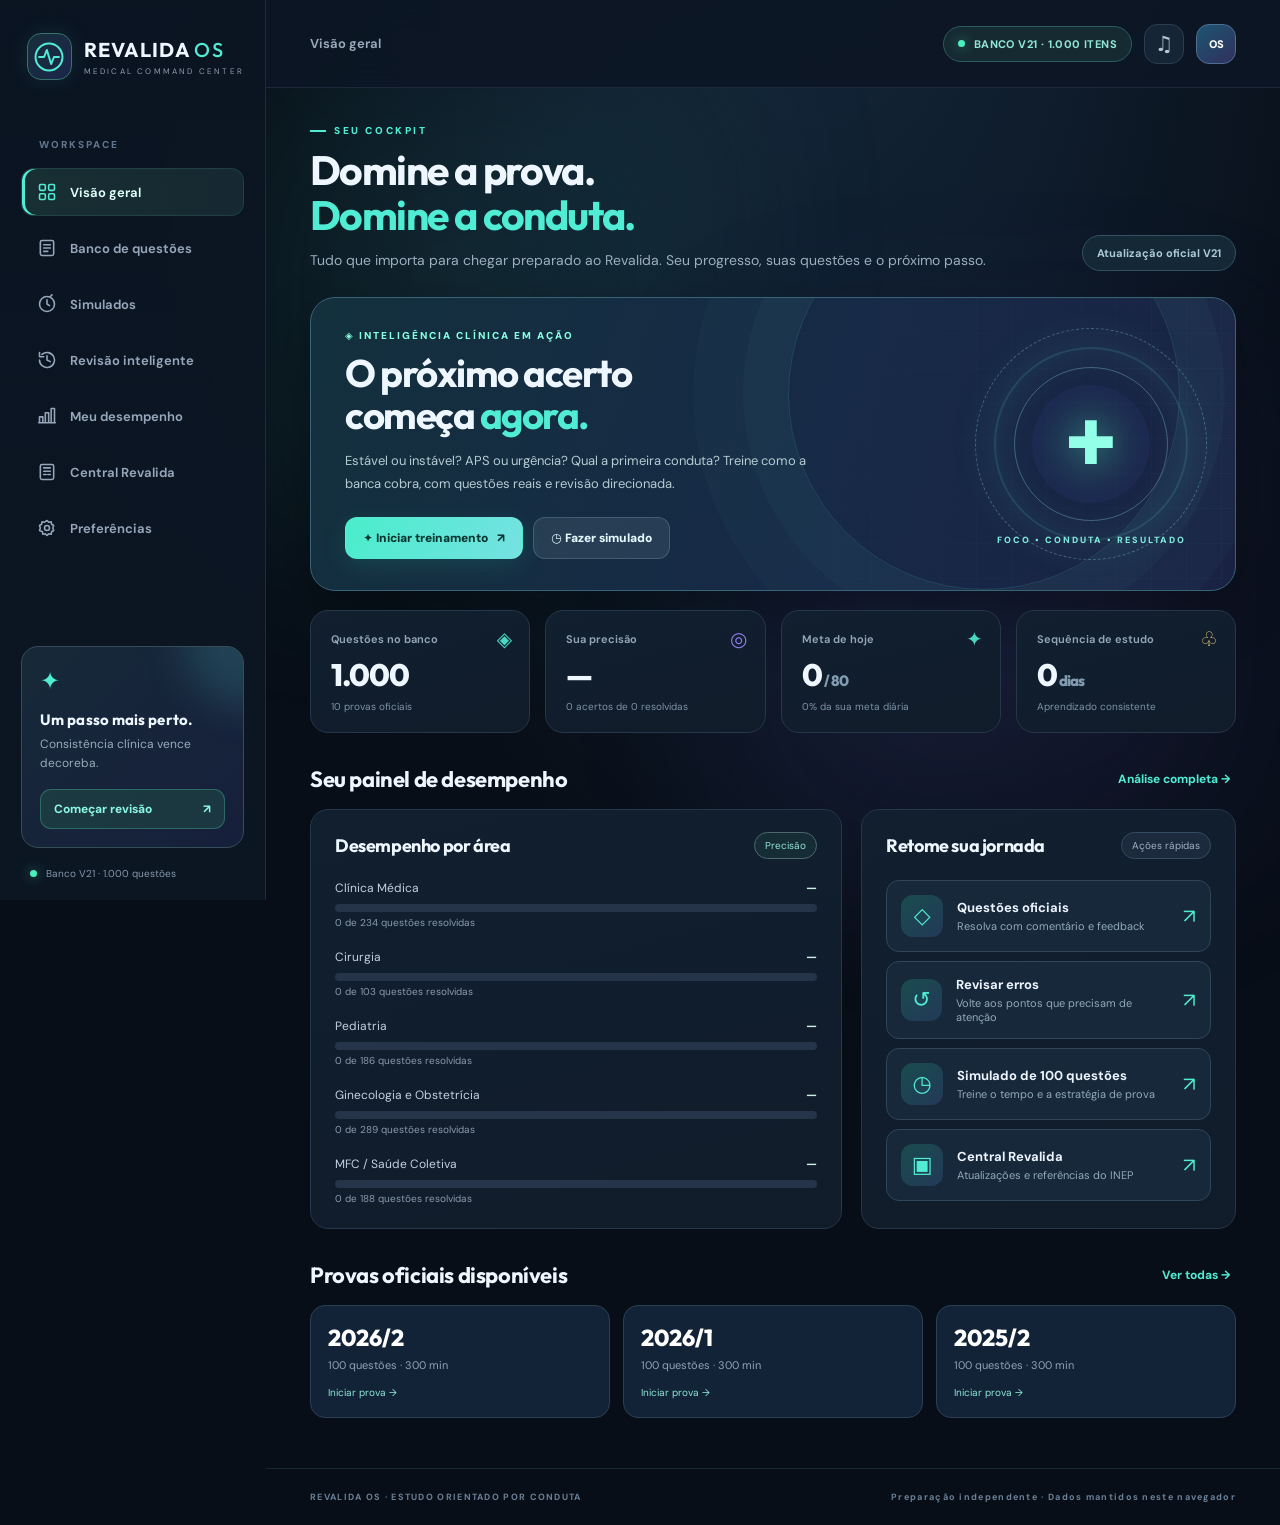
<file: content/index.html>
<!doctype html>
<html lang="pt-BR">
<head>
  <meta charset="utf-8">
  <meta name="viewport" content="width=device-width, initial-scale=1, viewport-fit=cover">
  <meta name="theme-color" content="#070e17">
  <meta name="apple-mobile-web-app-capable" content="yes">
  <meta name="apple-mobile-web-app-status-bar-style" content="black-translucent">
  <meta name="apple-mobile-web-app-title" content="Revalida OS">
  <meta name="description" content="Seu centro de comando para o Revalida: questões oficiais, simulados, revisões inteligentes e desempenho.">
  <link rel="icon" href="icon.svg" type="image/svg+xml">
  <link rel="apple-touch-icon" href="apple-touch-icon.png">
  <link rel="manifest" href="manifest.webmanifest">
  <link rel="stylesheet" href="app.css?v=1">
  <title>Revalida OS | Seu centro de comando</title>
</head>
<body>
  <div class="ambient ambient-one" aria-hidden="true"></div>
  <div class="ambient ambient-two" aria-hidden="true"></div>
  <div class="shell" id="shell">
    <aside class="sidebar" aria-label="Navegação principal">
      <a class="brand" href="#/dashboard" aria-label="Revalida OS, início">
        <span class="brand-mark"><svg viewBox="0 0 48 48" aria-hidden="true"><path d="M10 24h7l4-10 6 20 4-10h7"/><path d="M24 5a19 19 0 1 0 0 38 19 19 0 0 0 0-38"/></svg></span>
        <span class="brand-type"><strong>REVALIDA<span>OS</span></strong><small>MEDICAL COMMAND CENTER</small></span>
      </a>
      <div class="sidebar-label">WORKSPACE</div>
      <nav class="side-nav" id="side-nav"></nav>
      <div class="sidebar-lower">
        <div class="focus-card">
          <div class="focus-icon">✦</div>
          <strong>Um passo mais perto.</strong>
          <p>Consistência clínica vence decoreba.</p>
          <button type="button" class="mini-action" data-action="start-quick">Começar revisão <span>↗</span></button>
        </div>
        <div class="sidebar-sign"><span class="online-pulse"></span><span id="sidebar-version">Banco oficial • sincronizando</span></div>
      </div>
    </aside>
    <div class="workspace">
      <header class="topbar">
        <div class="top-left"><div class="mini-brand"><span class="mini-brand-symbol">✚</span><strong>REVALIDA<span>OS</span></strong></div><span class="header-context" id="header-context">Central de comando</span></div>
        <div class="header-actions">
          <span class="version-chip" id="version-chip"><span class="online-pulse"></span> Conectando</span>
          <button class="icon-button" type="button" id="sound-top" data-action="toggle-sound" title="Ativar ou silenciar efeitos sonoros" aria-label="Efeitos sonoros"><span id="sound-icon">♪</span></button>
          <button class="avatar-button" type="button" data-route="settings" title="Preferências" aria-label="Preferências">OS</button>
        </div>
      </header>
      <main class="main" id="app" tabindex="-1">
        <div class="loading-screen"><div class="loader-ring"></div><div class="loading-title">Preparando seu centro de comando</div><p>Conectando ao banco oficial do Revalida...</p></div>
      </main>
      <footer class="footer"><span>REVALIDA OS · ESTUDO ORIENTADO POR CONDUTA</span><span>Preparação independente · Dados mantidos neste navegador</span></footer>
    </div>
  </div>
  <nav class="mobile-nav" id="mobile-nav" aria-label="Navegação móvel"></nav>
  <div class="toast-layer" id="toasts" aria-live="polite"></div>
  <dialog id="confirm-dialog" class="confirm-dialog"><div class="dialog-symbol">◈</div><h3 id="dialog-title"></h3><p id="dialog-text"></p><div class="dialog-actions"><button class="button subtle" id="dialog-cancel" type="button">Voltar</button><button class="button primary" id="dialog-confirm" type="button">Confirmar</button></div></dialog>
  <audio id="audio-correct" preload="auto" src="sound-correct.mp3"></audio>
  <audio id="audio-error" preload="auto" src="sound-error.mp3"></audio>
  <script src="app.js?v=1" defer></script>
</body>
</html>
</file>
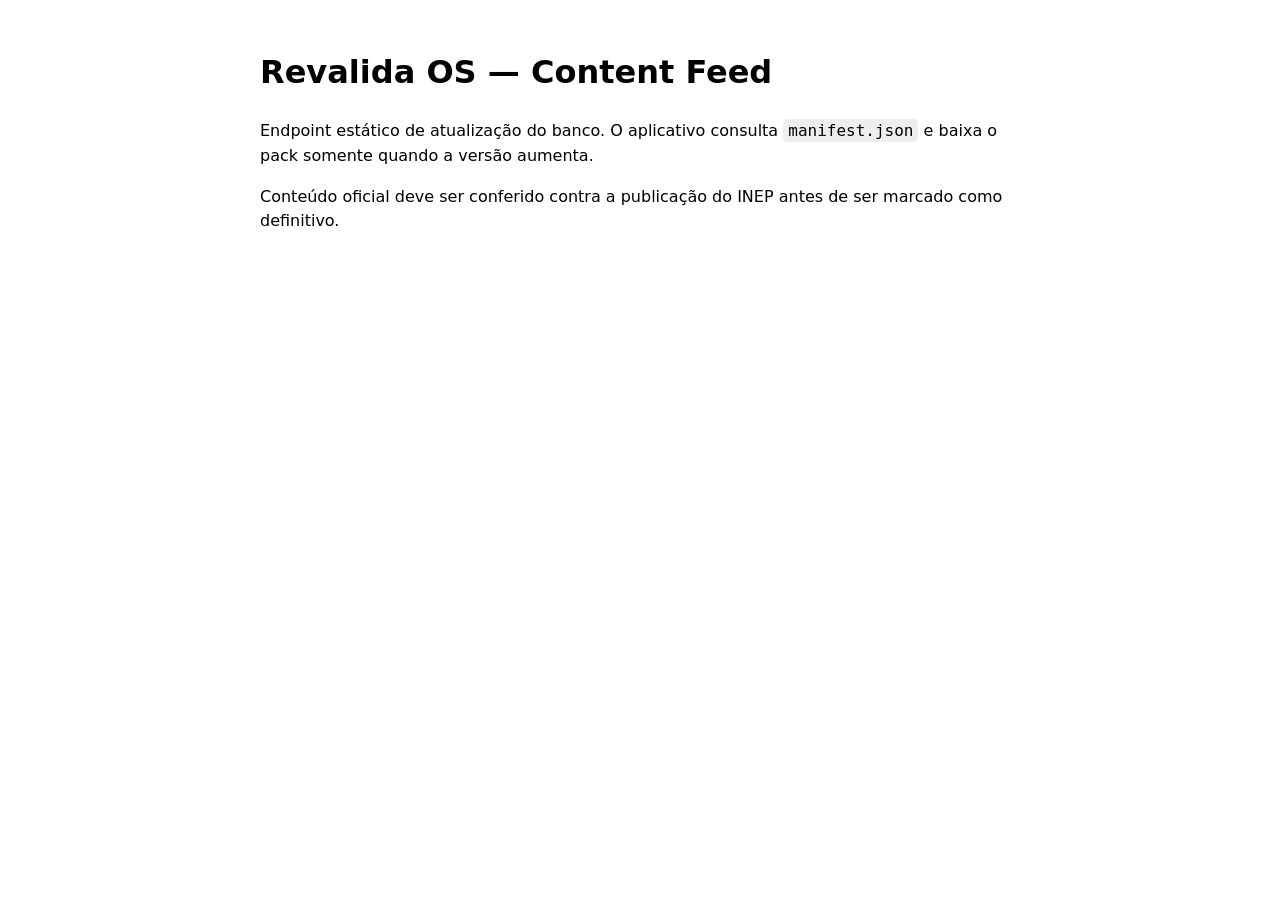
<file: content/README.html>
<!doctype html><meta charset="utf-8"><title>Revalida OS Content</title><style>body{font:16px system-ui;max-width:760px;margin:48px auto;padding:0 20px;line-height:1.55}code{background:#eee;padding:2px 5px;border-radius:5px}</style><h1>Revalida OS — Content Feed</h1><p>Endpoint estático de atualização do banco. O aplicativo consulta <code>manifest.json</code> e baixa o pack somente quando a versão aumenta.</p><p>Conteúdo oficial deve ser conferido contra a publicação do INEP antes de ser marcado como definitivo.</p>
</file>
<file: content/app.css>
@import url('https://fonts.googleapis.com/css2?family=DM+Sans:wght@400;450;500;550;600;650;700;750;800&family=Outfit:wght@400;500;600;700;800;900&display=swap');
:root{color-scheme:dark;--bg:#080e17;--canvas:#0c1420;--panel:#101d2c;--panel2:#152436;--panel3:#1a2b40;--line:#26374a;--muted:#8a9aae;--text:#eef7ff;--bright:#50ecd3;--bright2:#83d3ff;--violet:#9b86ff;--danger:#ff8090;--warning:#ffd27d;--success:#4aefbc;--radius:19px;--shadow:0 22px 54px #0005;font-family:'DM Sans',system-ui,-apple-system,sans-serif;font-synthesis:none;-webkit-tap-highlight-color:transparent}
*{box-sizing:border-box}html{scroll-behavior:smooth;background:var(--bg)}body{margin:0;min-height:100svh;background:radial-gradient(ellipse at 65% -8%,#14273b 0,transparent 48%),var(--bg);color:var(--text);font-size:14px}button,input,select,textarea{font:inherit}button{cursor:pointer}button:disabled{opacity:.45;cursor:not-allowed}a{color:inherit;text-decoration:none}img{max-width:100%}::-webkit-scrollbar{width:8px;height:8px}::-webkit-scrollbar-thumb{background:#344557;border-radius:30px}::selection{background:#368b87;color:white}:focus-visible{outline:2px solid var(--bright);outline-offset:4px}
.ambient{position:fixed;width:500px;height:500px;pointer-events:none;filter:blur(100px);opacity:.09;z-index:0}.ambient-one{top:50px;left:17%;background:#42cfcc}.ambient-two{right:3%;bottom:5%;background:#7460ef}
.shell{display:flex;max-width:1800px;min-height:100svh;margin:0 auto;position:relative;z-index:1}.sidebar{position:sticky;top:0;min-height:100svh;height:100svh;flex:0 0 266px;width:266px;background:linear-gradient(180deg,#0b1522ef,#0c1724fa);border-right:1px solid #263749b0;display:flex;flex-direction:column;padding:33px 21px 20px;z-index:25}.brand{display:flex;gap:12px;align-items:center;margin:0 0 58px 6px}.brand-mark{width:47px;height:47px;background:linear-gradient(135deg,#162e3a,#1c264b);border:1px solid #36736c;box-shadow:0 0 24px #41d8c01c;border-radius:14px;display:grid;place-items:center}.brand-mark svg{width:34px;height:34px;fill:none;stroke:var(--bright);stroke-width:2.8;stroke-linecap:round;stroke-linejoin:round}.brand-type strong,.mini-brand strong{font-family:Outfit,sans-serif;font-size:20px;letter-spacing:1.1px;white-space:nowrap}.brand-type strong span,.mini-brand strong span{color:var(--bright);font-weight:500;margin-left:3px}.brand-type small{display:block;font-size:8px;letter-spacing:2.2px;color:#8d9eb0;margin-top:4px;white-space:nowrap}.sidebar-label{font-size:10px;letter-spacing:2px;font-weight:800;color:#61758d;margin:0 0 17px 18px}.side-nav{display:grid;gap:8px}.nav-item{border:1px solid transparent;border-radius:13px;padding:13px 15px;color:#95a6ba;display:flex;align-items:center;gap:13px;font-weight:650;font-size:13px;transition:background .18s,color .18s,border-color .18s}.nav-item:hover{background:#1d2c3d;color:white}.nav-item.active{color:#dffffa;border-color:#2f6c6c55;background:linear-gradient(90deg,#23474488,#1b3038bb);box-shadow:inset 3px 0 0 var(--bright)}.nav-item .nav-icon{width:20px;height:20px;display:inline-grid;place-items:center;flex-shrink:0}.nav-item svg,.mob-item svg{height:20px;width:20px;stroke:currentColor;stroke-width:1.9;fill:none;stroke-linecap:round;stroke-linejoin:round}.nav-item.active .nav-icon{color:var(--bright)}.nav-trailing{margin-left:auto;font-size:10px;color:#748ca1}.sidebar-lower{margin-top:auto}.focus-card{background:linear-gradient(135deg,#172939,#161f3b);border:1px solid #364c58;border-radius:17px;padding:18px;position:relative;overflow:hidden}.focus-card:before{content:'';position:absolute;width:130px;height:130px;border-radius:100%;right:-70px;top:-70px;background:#58dfdc29;filter:blur(20px)}.focus-icon{font-size:24px;color:var(--bright);margin-bottom:14px}.focus-card strong{display:block;font-family:Outfit;font-size:15px;letter-spacing:.1px}.focus-card p{color:#96aab9;font-size:12px;line-height:1.6;margin:6px 0 16px}.mini-action{display:flex;align-items:center;justify-content:space-between;border:1px solid #4dcdb055;background:#2352497a;color:#8af8e1;padding:11px 13px;width:100%;border-radius:11px;font-weight:750;font-size:12px}.mini-action:hover{background:#286859}.sidebar-sign{font-size:10px;color:#8698ab;display:flex;align-items:center;gap:9px;margin:19px 9px 0}.online-pulse{display:inline-block;width:7px;height:7px;border-radius:50%;background:var(--success);box-shadow:0 0 12px #50eebc88;flex-shrink:0}.workspace{flex:1;min-width:0;display:flex;flex-direction:column}.topbar{height:88px;min-height:88px;border-bottom:1px solid #26374a96;padding:0 44px;display:flex;align-items:center;justify-content:space-between;position:sticky;top:0;z-index:15;background:#0c1624ea;backdrop-filter:blur(18px)}.top-left{display:flex;align-items:center;gap:14px}.header-context{font-size:13px;color:#9baab9;font-weight:650}.mini-brand{display:none}.header-actions{display:flex;gap:12px;align-items:center}.version-chip{font-size:11px;font-weight:750;letter-spacing:.4px;background:#162a32;border:1px solid #2b5d5c;color:#91e6d6;white-space:nowrap;border-radius:22px;display:flex;align-items:center;gap:9px;padding:10px 14px}.icon-button{height:40px;width:40px;border:1px solid #2b3b50;border-radius:13px;background:#162536;color:#b6c6d4;font-size:21px}.icon-button:hover{color:var(--bright);border-color:#4ba699}.avatar-button{width:40px;height:40px;border-radius:13px;border:1px solid #4b7092;background:linear-gradient(140deg,#1c5570,#32305e);font-size:11px;color:white;font-weight:850}.main{flex:1;max-width:1480px;width:100%;padding:36px 44px 50px;margin:0 auto}.footer{border-top:1px solid #26374a90;padding:22px 44px;display:flex;justify-content:space-between;gap:15px;font-size:9px;letter-spacing:1.3px;color:#698098;font-weight:700}.mobile-nav{display:none}
h1,h2,h3,p{margin-top:0}h1,h2,h3{font-family:Outfit,system-ui,sans-serif}h1{font-size:clamp(29px,3.2vw,43px);letter-spacing:-1.6px;line-height:1.11;margin-bottom:10px}h2{font-size:22px;letter-spacing:-.4px}h3{font-size:17px}.eyebrow{font-size:10px;color:var(--bright);font-weight:850;letter-spacing:2.6px;text-transform:uppercase;margin-bottom:11px;display:flex;align-items:center;gap:8px}.eyebrow:before{content:'';width:16px;height:2px;background:var(--bright)}.muted{color:var(--muted)}.section-heading{display:flex;align-items:center;justify-content:space-between;gap:14px;margin:32px 0 16px}.section-heading h2{margin:0}.section-heading .subtle-link{border:0;background:none;color:var(--bright);font-size:12px;font-weight:750;white-space:nowrap}.intro-row{display:flex;align-items:end;justify-content:space-between;gap:18px;margin-bottom:26px}.intro-copy{margin:9px 0 0;color:#9bafbf;line-height:1.6;font-size:14px}.page-tag{padding:10px 14px;border:1px solid #335160;background:#142836;border-radius:24px;color:#aac9d4;font-size:11px;font-weight:750;white-space:nowrap}
.hero{min-height:252px;border-radius:25px;position:relative;overflow:hidden;border:1px solid #376476;background:linear-gradient(110deg,#13303d 0%,#172947 60%,#1a2243 100%);padding:31px 34px;display:flex;justify-content:space-between;align-items:center;gap:28px;box-shadow:var(--shadow)}.hero:before{content:'';position:absolute;inset:0;opacity:.18;background-image:linear-gradient(90deg,#88e9cc27 1px,transparent 1px),linear-gradient(#88e9cc27 1px,transparent 1px);background-size:35px 35px;mask-image:linear-gradient(90deg,transparent 30%,black)}.hero:after{content:'';position:absolute;width:390px;height:390px;right:6%;top:-100px;border:1px solid #66ccbf2b;border-radius:50%;box-shadow:0 0 0 45px #66ccbf09,0 0 0 95px #66ccbf07}.hero-content{z-index:1;max-width:560px}.hero-eyebrow{font-weight:850;font-size:10px;letter-spacing:2px;color:#87ffdf;margin-bottom:11px}.hero h2{font-size:clamp(26px,3vw,40px);letter-spacing:-1.5px;line-height:1.09;margin:0 0 13px}.hero h2 span{color:var(--bright)}.hero p{max-width:485px;font-size:13px;line-height:1.75;color:#b5ccd2;margin:0 0 21px}.hero-buttons{display:flex;gap:10px;flex-wrap:wrap}.button{border-radius:12px;padding:12px 17px;font-size:12px;font-weight:850;display:inline-flex;align-items:center;justify-content:center;gap:9px;min-height:42px;border:1px solid transparent;transition:transform .14s,filter .14s}.button:hover:not(:disabled){filter:brightness(1.1);transform:translateY(-1px)}.button.primary{background:linear-gradient(120deg,#49edcc,#76e1e2);color:#07352f;box-shadow:0 7px 24px #30ddbb20}.button.secondary{background:#d6edff18;color:#e4faff;border-color:#759bac55}.button.subtle{background:#172639;color:#b9cada;border-color:#34445a}.button.warning{background:#442e25;border:1px solid #94553c;color:#ffceb9}.button.small{padding:9px 13px;min-height:35px;font-size:11px}.hero-visual{position:relative;z-index:1;width:220px;height:220px;display:grid;place-items:center;flex-shrink:0}.hero-visual .orbit{width:194px;height:194px;border:2px solid #6ce9d328;border-radius:100%;display:grid;place-items:center;box-shadow:inset 0 0 40px #5fe8dc18,0 0 50px #65e8d61b}.hero-visual .orbit:before,.hero-visual .orbit:after{content:'';position:absolute;border-radius:50%;border:1px dashed #90deda55}.hero-visual .orbit:before{width:230px;height:230px}.hero-visual .orbit:after{width:152px;height:152px;border-style:solid}.hero-visual .orb-core{background:radial-gradient(circle,#3b73723b,#3e54ba18 67%);width:118px;height:118px;border-radius:100%;display:grid;place-items:center;font-size:60px;color:#93ffe8;text-shadow:0 0 35px #46e7c177}.orb-caption{position:absolute;bottom:8px;left:50%;transform:translateX(-50%);white-space:nowrap;letter-spacing:2px;font-size:9px;color:#81e8dd;font-weight:850}
.stat-grid{display:grid;grid-template-columns:repeat(4,minmax(0,1fr));gap:15px;margin-top:19px}.stat-card,.panel{border:1px solid var(--line);background:linear-gradient(165deg,#111f2f,#111c2a);border-radius:18px}.stat-card{padding:18px 20px;min-height:122px;position:relative;overflow:hidden}.stat-card .small-label{font-size:11px;font-weight:650;color:#92a5b5;white-space:nowrap}.stat-card .stat-value{font-family:Outfit;font-size:31px;font-weight:800;letter-spacing:-1px;margin-top:12px;line-height:1}.stat-card .stat-note{font-size:10px;color:#7d93a6;margin-top:10px;line-height:1.4}.stat-card .stat-symbol{position:absolute;right:17px;top:15px;font-size:20px;color:var(--bright);opacity:.9}.stat-card:nth-child(2) .stat-symbol{color:var(--violet)}.stat-card:nth-child(4) .stat-symbol{color:var(--warning)}.dashboard-grid{display:grid;grid-template-columns:minmax(0,1.42fr) minmax(300px,1fr);gap:19px}.panel{padding:22px 24px}.panel-head{display:flex;align-items:center;justify-content:space-between;gap:12px;margin-bottom:21px}.panel-head h2{font-size:18px;margin:0}.pill{border:1px solid #4d696c;border-radius:20px;padding:6px 10px;font-size:10px;color:#90e5d7;background:#20424166;white-space:nowrap}.pill.warn{color:#ffdc98;border-color:#7b633a;background:#54401b33}.pill.muted-pill{color:#a0b0c4;border-color:#354b62;background:#1b2a3c}.progress-row{margin-bottom:19px}.progress-row:last-child{margin-bottom:0}.progress-labels{display:flex;justify-content:space-between;align-items:center;gap:12px;font-size:12px;margin-bottom:8px}.progress-labels span{color:#c3d2e0}.progress-labels strong{font-weight:800;color:#cceee6}.progress-track{height:8px;border-radius:10px;background:#253449;overflow:hidden}.progress-fill{height:100%;border-radius:10px;background:linear-gradient(90deg,#45b8e8,#4df1bb);min-width:0;transition:width .3s}.quick-actions{display:grid;gap:9px}.quick-action{border:1px solid #30455a;background:#16283a;border-radius:13px;padding:14px;display:flex;align-items:center;gap:14px;text-align:left;color:#edf4fe;width:100%}.quick-action:hover{border-color:#48a5a0;background:#1b3443}.quick-glyph{width:42px;height:42px;display:grid;place-items:center;background:linear-gradient(140deg,#194c4f,#233957);border-radius:12px;font-size:22px;color:var(--bright)}.quick-action strong{font-size:13px;display:block}.quick-action small{color:#91a9bc;display:block;margin-top:3px;font-size:11px}.quick-arrow{margin-left:auto;color:var(--bright);font-size:20px}.exam-strip{display:grid;grid-template-columns:repeat(3,minmax(0,1fr));gap:13px}.exam-tile{background:#132337;border:1px solid #2c4055;border-radius:15px;padding:17px;cursor:pointer;text-align:left;color:white}.exam-tile:hover{border-color:#53d4c2;transform:translateY(-2px)}.exam-tile .exam-year{font-family:Outfit;font-size:23px;font-weight:800}.exam-tile p{margin:6px 0 10px;color:#8da3b7;font-size:11px}.exam-tile .exam-badge{font-size:10px;color:#8be8d6}.exam-note{font-size:10px;color:#718ea0;white-space:nowrap}.kicker{font-size:10px;letter-spacing:1.5px;color:var(--bright);font-weight:850}
.controls{display:flex;gap:11px;flex-wrap:wrap;margin-bottom:20px}.filter-control{min-height:43px;background:#142337;border:1px solid #2e4358;border-radius:11px;color:#c4d8e8;padding:0 12px;min-width:135px;max-width:100%;outline:none}.filter-control:focus{border-color:var(--bright)}.filter-control option{background:#101d2c;color:white}.search-input{flex:1;min-width:180px}.filter-right{margin-left:auto}.question-layout{display:grid;grid-template-columns:minmax(0,1fr) 245px;gap:18px;align-items:start}.question-card{background:linear-gradient(165deg,#142338,#101c2b);border:1px solid #2c415a;border-radius:20px;overflow:hidden;box-shadow:0 15px 48px #0002}.question-top{padding:20px 26px 0;display:flex;align-items:center;justify-content:space-between;gap:15px}.question-number{font-family:Outfit;font-size:14px;font-weight:800;color:#8dfbe4}.question-context{display:flex;gap:7px;align-items:center;flex-wrap:wrap}.badge-mini{font-size:10px;background:#253446;color:#b8cbde;border:1px solid #36485b;border-radius:20px;padding:5px 9px;font-weight:700}.badge-mini.preliminary{color:#ffdc9b;border-color:#806739;background:#443c2340}.badge-mini.annulled{color:#ffa7b1;border-color:#80505b;background:#51293940}.badge-mini.final{color:#86e3ce;border-color:#37645d;background:#24463d55}.question-progress{height:4px;background:#1b3145;margin:18px 0 0}.question-progress div{height:100%;background:linear-gradient(90deg,#3ebfb7,#998afe);transition:width .22s}.question-body{padding:24px 26px}.question-topic{font-size:11px;font-weight:800;letter-spacing:.2px;color:#69dccc;margin-bottom:12px}.question-stem{font-size:15px;line-height:1.9;white-space:pre-wrap;overflow-wrap:anywhere;color:#f2f7fb;margin:0 0 23px}.question-media{display:grid;gap:13px;margin:0 0 21px}.media-img{display:block;width:100%;max-height:600px;object-fit:contain;background:#e8ecf0;border-radius:12px;padding:9px;cursor:zoom-in}.media-table{border-collapse:collapse;width:100%;font-size:12px;background:#112437;border:1px solid #35536b;border-radius:10px;overflow:hidden}.media-table th,.media-table td{padding:10px 12px;border-bottom:1px solid #304359;text-align:left;overflow-wrap:anywhere}.media-table th{color:#8ce7d3;background:#223d4c}.media-caption{font-size:11px;color:#96aabd;margin:6px 0}.answer-list{display:grid;gap:11px}.answer-option{display:flex;gap:14px;align-items:flex-start;text-align:left;color:#d7e2ee;background:#192a3b;border:1px solid #334657;border-radius:13px;padding:15px 16px;width:100%;line-height:1.65;transition:background .18s,border .18s;overflow-wrap:anywhere}.answer-option:not(:disabled):hover{background:#1f3648;border-color:#4a938e}.answer-letter{width:30px;height:30px;min-width:30px;border:1px solid #4b647a;border-radius:9px;display:grid;place-items:center;font-weight:850;color:#9fd6d1}.answer-option.selected{background:#23404a;border-color:#50c8b7}.answer-option.selected .answer-letter{border-color:#50e7d2;background:#47e6ce;color:#123c3d}.answer-option.correct{background:#16413899;border-color:#39c6a0}.answer-option.correct .answer-letter{background:#3ad7a8;color:#062e29;border-color:#3ad7a8}.answer-option.wrong{background:#56303a80;border-color:#c16a79}.answer-option.wrong .answer-letter{background:#df687f;color:white;border-color:#df687f}.question-footer{display:flex;align-items:center;justify-content:space-between;flex-wrap:wrap;gap:12px;padding:17px 26px;border-top:1px solid #2b4054;background:#101f2e}.question-foot-left,.question-foot-right{display:flex;align-items:center;gap:9px;flex-wrap:wrap}.icon-plain{background:transparent;border:1px solid #3a4b61;color:#becfdf;border-radius:11px;height:41px;min-width:41px;padding:0 11px;font-size:17px}.icon-plain.active{color:#ffdc7b;border-color:#a78e55;background:#54401d55}.feedback{border:1px solid #365e59;background:#1b3735;margin:0 26px 21px;padding:19px;border-radius:13px}.feedback.incorrect{border-color:#7d5060;background:#392937}.feedback h3{margin:0 0 9px;color:#7df3d0;font-size:17px}.feedback.incorrect h3{color:#ffacb8}.feedback p{font-size:12px;line-height:1.8;color:#c9d8e2;margin:0 0 8px}.feedback p:last-child{margin-bottom:0}.feedback details{margin-top:11px}.feedback summary{cursor:pointer;color:#a3e6e2;font-weight:800;font-size:12px}.feedback .key-point{margin-top:14px;border-left:3px solid var(--bright);padding:8px 0 8px 13px;color:#b8ebe1}.question-aside{display:grid;gap:14px}.aside-card{padding:18px;border-radius:16px;border:1px solid var(--line);background:#111f2d}.aside-card h3{font-size:14px;margin:0 0 12px}.aside-card p{font-size:12px;color:#9aafbf;line-height:1.6;margin:0 0 10px}.aside-card .side-stat{font-family:Outfit;font-size:29px;font-weight:800;color:var(--bright);margin:5px 0}.kbd{border:1px solid #3c5165;border-bottom-width:2px;padding:2px 6px;background:#233346;color:#b3c8d7;border-radius:6px;font-size:10px}.kbd-list{display:grid;gap:10px}.kbd-row{display:flex;align-items:center;justify-content:space-between;gap:8px;color:#9fb4c5;font-size:12px}.status-dot{width:8px;height:8px;display:inline-block;border-radius:50%;background:#5bd6c3;margin-right:7px}
.sim-setup{display:grid;grid-template-columns:minmax(0,1.4fr) minmax(270px,.9fr);gap:18px}.sim-modes{display:grid;gap:11px}.mode-tile{padding:18px 18px;background:#16273a;border:1px solid #31485d;border-radius:15px;display:flex;align-items:center;gap:16px;text-align:left;color:#e8f5fa}.mode-tile:hover,.mode-tile.active{background:#193b45;border-color:#4ae1cf}.mode-icon{font-size:24px;width:49px;height:49px;display:grid;place-items:center;border-radius:14px;background:#2750676b}.mode-tile strong{display:block;font-size:14px}.mode-tile small{display:block;font-size:11px;color:#8ca9bb;margin-top:5px}.mode-arrow{margin-left:auto;font-size:20px;color:var(--bright)}.sim-hud{display:flex;align-items:center;justify-content:space-between;gap:12px;padding:15px 20px;border:1px solid #30475b;border-radius:15px;background:#142437;margin-bottom:15px;flex-wrap:wrap}.sim-timer{font-family:Outfit;font-size:22px;font-weight:850;color:#b2ffde}.sim-timer.urgent{color:#ffb2b3}.palette{display:grid;grid-template-columns:repeat(10,1fr);gap:7px}.palette button{height:35px;min-width:0;border:1px solid #395069;background:#1a2b40;color:#a4bacb;border-radius:7px;font-size:11px;font-weight:750}.palette button.picked{background:#22584c;color:#acffea;border-color:#3aa889}.palette button.marked{box-shadow:inset 0 0 0 2px #edc970}.palette button.current{outline:2px solid #b5eaff;outline-offset:1px}.palette-legend{display:flex;gap:15px;flex-wrap:wrap;color:#94abbb;font-size:10px;margin-top:12px}.palette-legend i{height:9px;width:9px;border-radius:3px;display:inline-block;margin-right:5px;background:#3aa889}.result-hero{text-align:center;padding:36px 24px;border:1px solid #376c67;border-radius:23px;background:radial-gradient(ellipse at 50% -30%,#297b73aa,transparent 80%),#132536}.result-hero .result-number{font-family:Outfit;font-size:70px;letter-spacing:-4px;font-weight:850;color:var(--bright);line-height:1}.result-hero h2{font-size:28px;margin:13px 0 9px}.result-hero p{color:#9ac5c7;font-size:13px}.result-stats{display:flex;justify-content:center;gap:10px;flex-wrap:wrap;margin-top:17px}.result-pill{border:1px solid #425b68;border-radius:30px;background:#193145;padding:9px 13px;font-size:11px;color:#c3e2dd}.empty-state{text-align:center;border:1px dashed #3a5463;border-radius:18px;padding:50px 22px;background:#12243566}.empty-state .empty-glyph{font-size:42px;color:var(--bright);display:block;margin-bottom:16px}.empty-state h3{font-size:21px;margin-bottom:8px}.empty-state p{max-width:480px;margin:0 auto 18px;color:#95aabd;line-height:1.75}.news-stack{display:grid;gap:11px}.news-item{border:1px solid #304559;border-radius:14px;background:#152437;padding:18px 20px}.news-item h3{font-size:15px;margin:8px 0}.news-item p{font-size:12px;color:#9daebd;line-height:1.7;margin-bottom:9px}.news-date{font-size:11px;color:#8edfcf;font-weight:800}.news-source{font-size:11px;color:#80d9ee;font-weight:800}.bar-graph{display:grid;gap:14px}.setting-row{display:flex;align-items:center;justify-content:space-between;gap:15px;padding:17px 0;border-bottom:1px solid #2b3d51}.setting-row:last-child{border-bottom:0}.setting-row strong{display:block;font-size:13px}.setting-row small{display:block;margin-top:5px;color:#8b9fb1;line-height:1.5}.toggle{border:1px solid #536b7b;border-radius:25px;padding:5px;background:#233449;width:49px;height:28px;flex-shrink:0}.toggle:after{content:'';display:block;width:16px;height:16px;background:#90a3b7;border-radius:50%;transition:transform .2s,background .2s}.toggle.enabled{background:#1e6157;border-color:#4dc8b5}.toggle.enabled:after{transform:translateX(20px);background:#a5ffe5}.data-box{font-family:ui-monospace,monospace;font-size:11px;color:#92dfd2;padding:14px;background:#081824;border:1px solid #2c4f57;border-radius:10px;overflow-wrap:anywhere}.fine-print{font-size:11px;line-height:1.7;color:#8ca0b2}.list-card{background:#14263a;border:1px solid #30475d;border-radius:13px;padding:13px 15px;display:flex;align-items:center;justify-content:space-between;gap:12px;margin-bottom:10px}.list-card strong{font-size:12px;display:block}.list-card small{display:block;color:#8da5b9;margin-top:5px;font-size:11px}.list-card-right{text-align:right;flex-shrink:0}.indicator.good{color:#6ce7c2}.indicator.bad{color:#ff94a3}.loading-screen{min-height:65vh;display:flex;flex-direction:column;align-items:center;justify-content:center;text-align:center;color:#98b2c5}.loader-ring{width:54px;height:54px;border-radius:50%;border:3px solid #24504f;border-top-color:var(--bright);animation:spin .9s linear infinite;margin-bottom:20px}.loading-title{color:white;font-family:Outfit;font-size:20px;font-weight:750;margin-bottom:7px}.loading-screen p{font-size:12px}.error-screen{max-width:700px;margin:90px auto;text-align:center}.error-screen h2{font-size:26px}.error-screen p{line-height:1.8;color:#a7bbcc}.error-code{font-size:12px;color:#f2b3bd;word-wrap:break-word;background:#241923;border:1px solid #5a3646;border-radius:12px;padding:15px;margin:22px 0}.toast-layer{position:fixed;bottom:26px;right:25px;z-index:100;display:grid;gap:8px;pointer-events:none}.toast{border:1px solid #41705e;background:#163c39;color:#c9ffea;padding:13px 17px;border-radius:13px;box-shadow:0 8px 32px #0007;font-size:12px;max-width:340px;animation:slideup .2s ease}.toast.warn{border-color:#72546d;background:#462c39;color:#ffd4d4}.confirm-dialog{background:#122336;color:white;border:1px solid #3a6070;border-radius:20px;max-width:400px;width:calc(100% - 38px);padding:26px;box-shadow:0 25px 100px #000b}.confirm-dialog::backdrop{background:#040911bb;backdrop-filter:blur(7px)}.confirm-dialog h3{font-size:24px;margin:8px 0}.confirm-dialog p{font-size:13px;color:#adc0d0;line-height:1.7}.dialog-symbol{font-size:32px;color:var(--bright)}.dialog-actions{display:flex;gap:10px;justify-content:flex-end;margin-top:23px}.text-accent{color:var(--bright)}.hide{display:none!important}.load-dot{display:inline-block;height:6px;width:6px;margin:0 2px;border-radius:50%;background:var(--bright)}
@keyframes spin{to{transform:rotate(360deg)}}@keyframes slideup{from{opacity:0;transform:translateY(14px)}to{opacity:1;transform:translateY(0)}}
@media (max-width:1160px){.sidebar{flex-basis:230px;width:230px;padding-left:16px;padding-right:16px}.brand{gap:9px}.brand-type strong{font-size:17px}.brand-type small{font-size:7px}.topbar{padding:0 28px}.main{padding:30px 28px 40px}.footer{padding:20px 28px}.dashboard-grid{grid-template-columns:minmax(0,1fr) minmax(280px,.85fr)}.hero-visual{width:170px;height:170px}.hero-visual .orbit{transform:scale(.78)}}
@media(max-width:900px){.sidebar{display:none}.topbar{height:74px;min-height:74px}.mini-brand{display:flex;align-items:center;gap:8px}.mini-brand strong{font-size:18px}.mini-brand-symbol{display:grid;place-items:center;width:33px;height:33px;background:#164945;color:#76f8db;border-radius:9px;font-size:20px}.header-context{display:none}.mobile-nav{position:fixed;bottom:0;left:0;right:0;z-index:40;display:flex;justify-content:space-around;align-items:center;background:#0d1825ef;border-top:1px solid #345161;backdrop-filter:blur(20px);padding:9px 7px calc(10px + env(safe-area-inset-bottom));box-shadow:0 -9px 40px #0008}.mob-item{color:#8ca2b3;display:grid;justify-items:center;gap:4px;min-width:56px;padding:4px 3px;font-size:10px;font-weight:750}.mob-item.active{color:#74f4d5}.mob-item svg{width:20px;height:20px}.footer{margin-bottom:calc(65px + env(safe-area-inset-bottom))}.main{padding-bottom:40px}.toast-layer{bottom:calc(83px + env(safe-area-inset-bottom))}}
@media(max-width:680px){body{font-size:13px}.topbar{padding:0 17px;height:67px;min-height:67px;padding-top:env(safe-area-inset-top);box-sizing:content-box}.header-actions{gap:7px}.version-chip{font-size:9px;padding:8px 9px}.icon-button,.avatar-button{width:34px;height:34px;border-radius:10px}.avatar-button{font-size:9px}.mini-brand strong{font-size:16px}.main{padding:23px 15px 36px}.footer{padding:19px 15px;display:none}.intro-row{align-items:start;gap:10px;margin-bottom:20px}.intro-row .page-tag{display:none}.intro-copy{font-size:12px}.eyebrow{font-size:9px;letter-spacing:1.8px}h1{font-size:30px;letter-spacing:-1.2px}.hero{min-height:0;padding:25px 21px;border-radius:20px}.hero h2{font-size:30px}.hero p{font-size:12px}.hero-visual{display:none}.stat-grid{grid-template-columns:repeat(2,minmax(0,1fr));gap:10px;margin-top:12px}.stat-card{min-height:114px;padding:15px}.stat-card .stat-value{font-size:27px}.stat-card .small-label{font-size:10px}.stat-card .stat-note{font-size:10px}.stat-card .stat-symbol{right:11px;top:10px}.dashboard-grid,.sim-setup,.question-layout{grid-template-columns:minmax(0,1fr)}.panel{padding:19px 17px}.section-heading{margin:28px 0 15px}.section-heading h2{font-size:20px}.exam-strip{grid-template-columns:repeat(2,minmax(0,1fr));gap:10px}.exam-tile{padding:13px}.exam-tile .exam-year{font-size:21px}.controls{gap:8px}.filter-control{flex:1;min-width:calc(50% - 6px);font-size:12px}.search-input{min-width:100%;min-height:43px}.question-aside{grid-template-columns:1fr 1fr}.aside-card{padding:13px}.question-top{padding:17px 17px 0}.question-body{padding:18px 17px}.question-stem{font-size:14px;line-height:1.78}.answer-option{padding:12px;gap:11px}.answer-letter{min-width:28px;width:28px;height:28px}.question-footer{padding:14px 17px;gap:10px}.question-foot-left,.question-foot-right{gap:7px}.question-foot-right{margin-left:auto}.question-foot-right .button{padding:11px}.feedback{margin:0 17px 16px;padding:15px}.sim-hud{padding:13px}.palette{grid-template-columns:repeat(10,1fr);gap:4px}.palette button{height:30px;font-size:10px}.result-hero .result-number{font-size:56px}.page-tag{display:none}.toast-layer{left:15px;right:15px}.toast{max-width:none}.question-aside{gap:9px}}
@media(max-width:370px){.mini-brand strong{font-size:13px}.version-chip{font-size:9px}.question-aside{grid-template-columns:1fr}.stat-card .stat-value{font-size:24px}.answer-option{font-size:12px}}
@media(prefers-reduced-motion:reduce){*,*:before,*:after{animation-duration:.01ms!important;transition-duration:.01ms!important;scroll-behavior:auto!important}}
</file>
